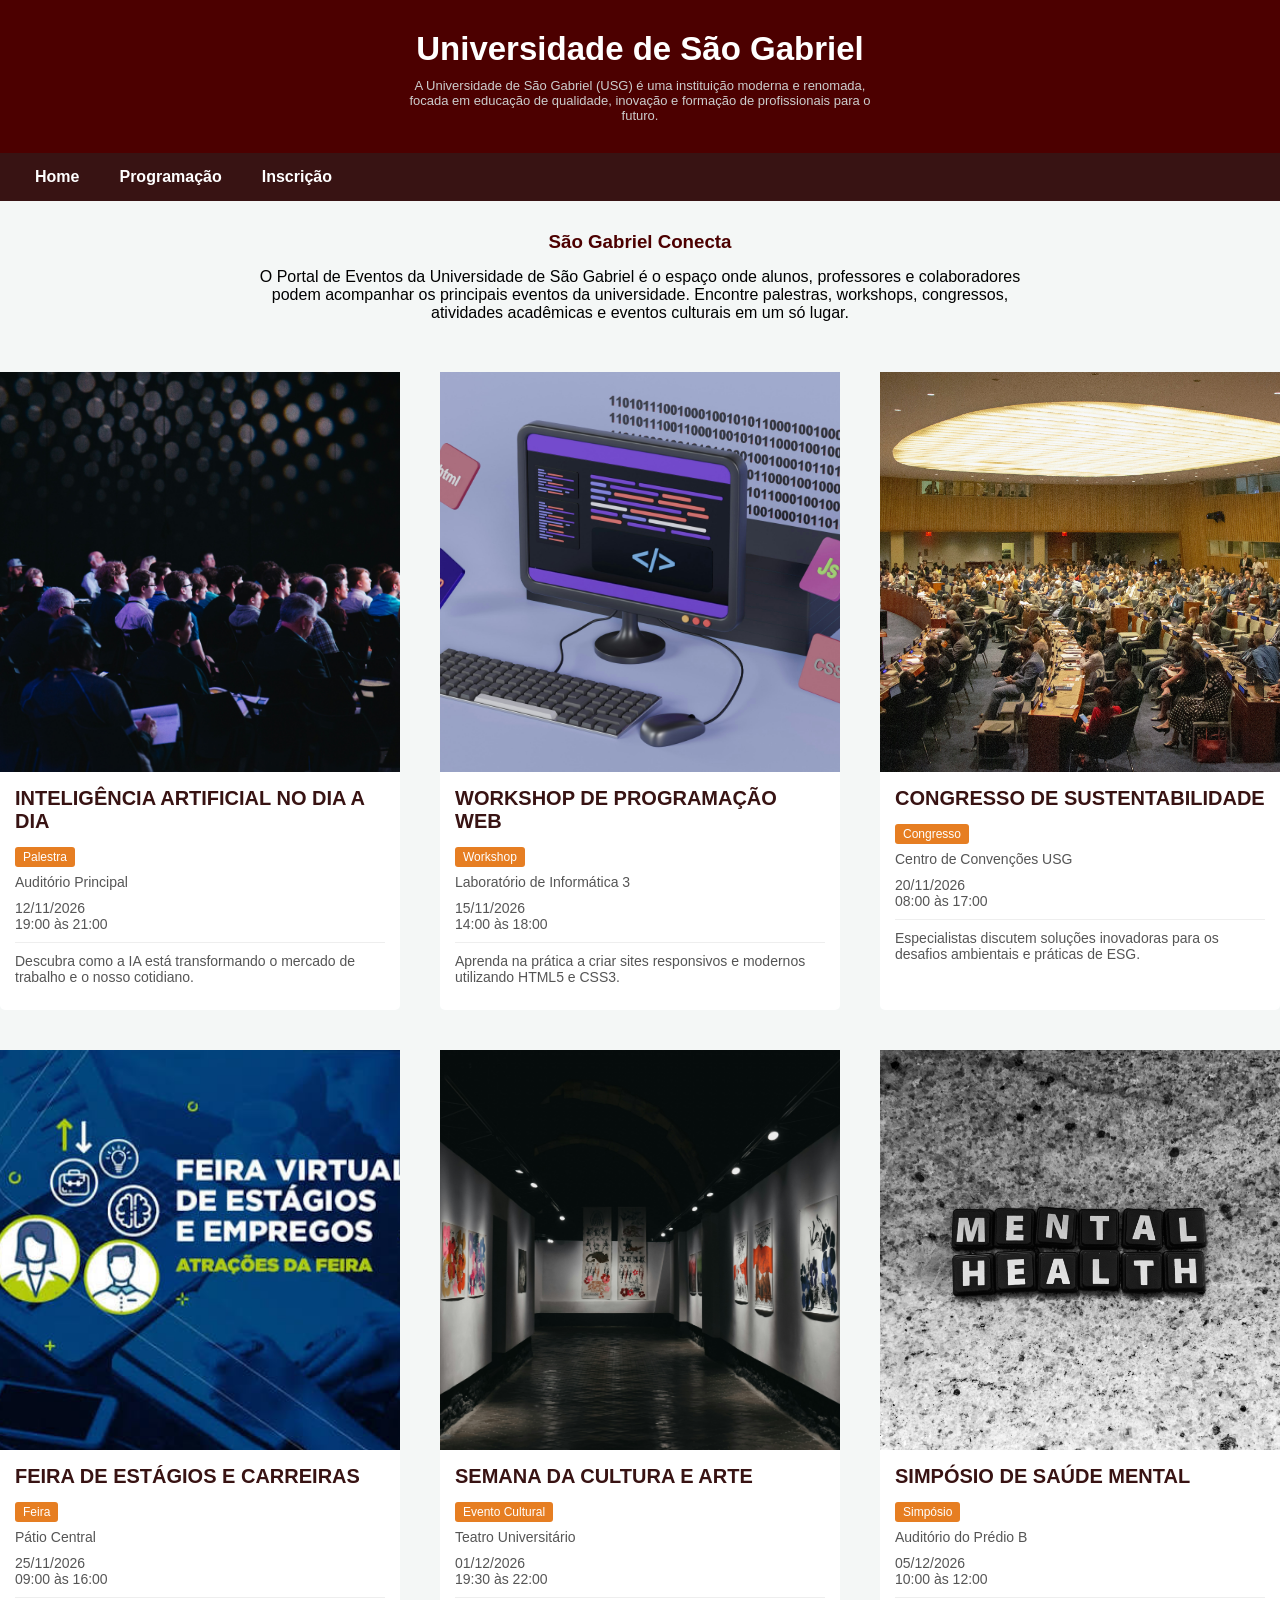
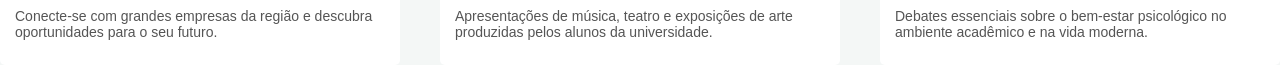
<file: index.html>
<!DOCTYPE html>
<html lang="pt-br">
<head>
    <meta charset="UTF-8">
    <meta name="viewport" content="width=device-width, initial-scale=1.0">
    <title>Home</title>
    <link rel="stylesheet" href="style.css">
</head>
<body>
    <header>
        <div class="texto-header">
            <h1>Universidade de São Gabriel</h1>
            <h2>A Universidade de São Gabriel (USG) é uma instituição moderna e renomada, focada em educação de qualidade, inovação e formação de profissionais para o futuro.</h2>
        </div>

        <nav class="menu">
            <ul>
                <li><a href="index.html">Home</a></li>
                <li><a href="programacao.html">Programação</a></li>
                <li><a href="inscricao.html">Inscrição</a></li>
            </ul>
        </nav>
    </header>
    <main>
        <section class="sobre">
            <h3>São Gabriel Conecta</h3>
            <p>O Portal de Eventos da Universidade de São Gabriel é o espaço onde alunos, professores e colaboradores podem acompanhar os principais eventos da universidade. Encontre palestras, workshops, congressos, atividades acadêmicas e eventos culturais em um só lugar.</p>
        </section>
        <section class="eventos">
            <article class="cartao-evento">
                <div class="imagem1"></div>
                <div class="conteudo-evento">
                    <h4>Inteligência Artificial no Dia a Dia</h4>
                    <p><span>Palestra</span></p>
                    <p class="local">Auditório Principal</p>
                    <p class="tempo">12/11/2026 <br> 19:00 às 21:00</p>
                    <p class="descricao-evento">Descubra como a IA está transformando o mercado de trabalho e o nosso cotidiano.</p>
                </div>
            </article>
            <article class="cartao-evento">
                <div class="imagem2"></div>
                <div class="conteudo-evento">
                    <h4>Workshop de Programação Web</h4>
                    <p><span>Workshop</span></p>
                    <p class="local">Laboratório de Informática 3</p>
                    <p class="tempo">15/11/2026 <br> 14:00 às 18:00</p>
                    <p class="descricao-evento">Aprenda na prática a criar sites responsivos e modernos utilizando HTML5 e CSS3.</p>
                </div>
            </article>
            <article class="cartao-evento">
                <div class="imagem3"></div>
                <div class="conteudo-evento">
                    <h4>Congresso de Sustentabilidade</h4>
                    <p><span>Congresso</span></p>
                    <p class="local">Centro de Convenções USG</p>
                    <p class="tempo">20/11/2026 <br> 08:00 às 17:00</p>
                    <p class="descricao-evento">Especialistas discutem soluções inovadoras para os desafios ambientais e práticas de ESG.</p>
                </div>
            </article>
            <article class="cartao-evento">
                <div class="imagem4"></div>
                <div class="conteudo-evento">
                    <h4>Feira de Estágios e Carreiras</h4>
                    <p><span>Feira</span></p>
                    <p class="local">Pátio Central</p>
                    <p class="tempo">25/11/2026 <br> 09:00 às 16:00</p>
                    <p class="descricao-evento">Conecte-se com grandes empresas da região e descubra oportunidades para o seu futuro.</p>
                </div>
            </article>
            <article class="cartao-evento">
                <div class="imagem5"></div>
                <div class="conteudo-evento">
                    <h4>Semana da Cultura e Arte</h4>
                    <p><span>Evento Cultural</span></p>
                    <p class="local">Teatro Universitário</p>
                    <p class="tempo">01/12/2026 <br> 19:30 às 22:00</p>
                    <p class="descricao-evento">Apresentações de música, teatro e exposições de arte produzidas pelos alunos da universidade.</p>
                </div>
            </article>
            <article class="cartao-evento">
                <div class="imagem6"></div>
                <div class="conteudo-evento">
                    <h4>Simpósio de Saúde Mental</h4>
                    <p><span>Simpósio</span></p>
                    <p class="local">Auditório do Prédio B</p>
                    <p class="tempo">05/12/2026 <br> 10:00 às 12:00</p>
                    <p class="descricao-evento">Debates essenciais sobre o bem-estar psicológico no ambiente acadêmico e na vida moderna.</p>
                </div>
            </article>
        </section>
    </main>
</body>
</html>
</file>
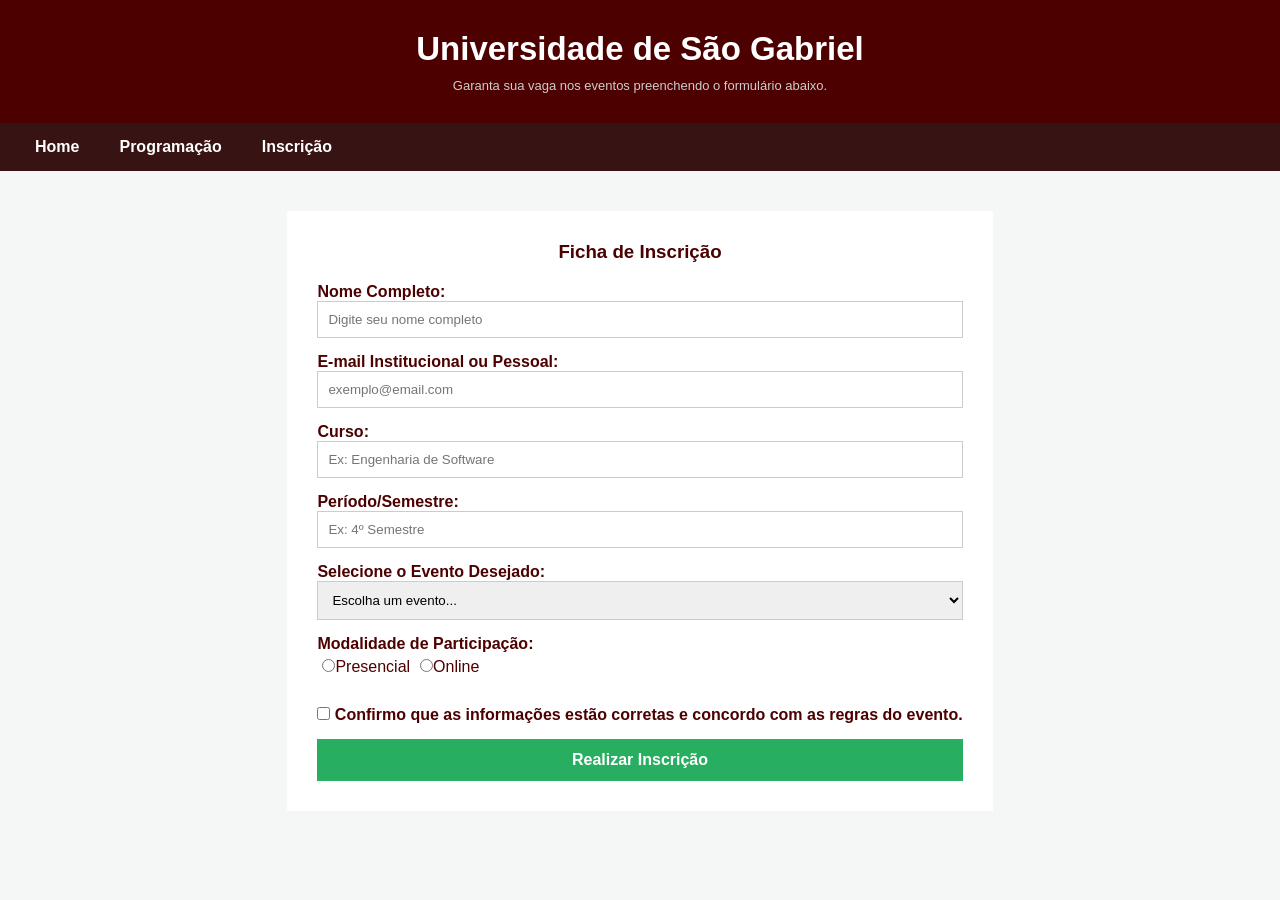
<file: inscricao.html>
<!DOCTYPE html>
<html lang="pt-br">
<head>
    <meta charset="UTF-8">
    <meta name="viewport" content="width=device-width, initial-scale=1.0">
    <title>Inscrição - Eventos USG</title>
    <link rel="stylesheet" href="style.css">
</head>
<body>
    <header>

        <div class="texto-header">
        <h1>Universidade de São Gabriel</h1>
        <h2>Garanta sua vaga nos eventos preenchendo o formulário abaixo.</h2>
        </div>

        <nav class="menu">
            <ul>
                <li><a href="index.html">Home</a></li>
                <li><a href="programacao.html">Programação</a></li>
                <li><a href="inscricao.html">Inscrição</a></li>
            </ul>
        </nav>
    </header>

    <main>
        <section class="formulario-bloco">
            <h3 style="text-align: center; color: #4c0000; margin-bottom: 20px;">Ficha de Inscrição</h3>
            
            <form action="#" method="POST">
                
                <div class="cadastro">
                    <label for="nome">Nome Completo:</label>
                    <input class="caixa-texto" type="text" id="nome" name="nome" placeholder="Digite seu nome completo">
                </div>

                <div class="cadastro">
                    <label for="email">E-mail Institucional ou Pessoal:</label>
                    <input class="caixa-texto" type="email" id="email" name="email" placeholder="exemplo@email.com">
                </div>

                <div class="cadastro">
                    <label for="curso">Curso:</label>
                    <input class="caixa-texto" type="text" id="curso" name="curso" placeholder="Ex: Engenharia de Software">
                </div>

                <div class="cadastro">
                    <label for="periodo">Período/Semestre:</label>
                    <input class="caixa-texto" type="text" id="periodo" name="periodo" placeholder="Ex: 4º Semestre">
                </div>

                <div class="cadastro">
                    <label for="evento">Selecione o Evento Desejado:</label>
                    <select id="evento" name="evento">
                        <option value="">Escolha um evento...</option>
                        <option value="ia">Palestra: IA no Dia a Dia</option>
                        <option value="web">Minicurso: Desenvolvimento Web</option>
                        <option value="saude">Workshop: Saúde Mental</option>
                        <option value="empreendedorismo">Oficina: Empreendedorismo</option>
                        <option value="financas">Palestra: Educação Financeira</option>
                        <option value="robotica">Minicurso: Robótica</option>
                    </select>
                </div>

                <div class="cadastro">
                    <label>Modalidade de Participação:</label>
                    <div class="modalidade-participacao">
                        <label><input type="radio" name="modalidade" value="presencial">Presencial</label>
                        <label><input type="radio" name="modalidade" value="online">Online</label>
                    </div>
                </div>

                <div class="cadastro">
                    <label>
                        <input type="checkbox" name="confirmacao">
                        Confirmo que as informações estão corretas e concordo com as regras do evento.
                    </label>
                </div>

                <button type="submit" class="btn-inscrever">Realizar Inscrição</button>
            </form>
        </section>
    </main>
</body>
</html>
</file>
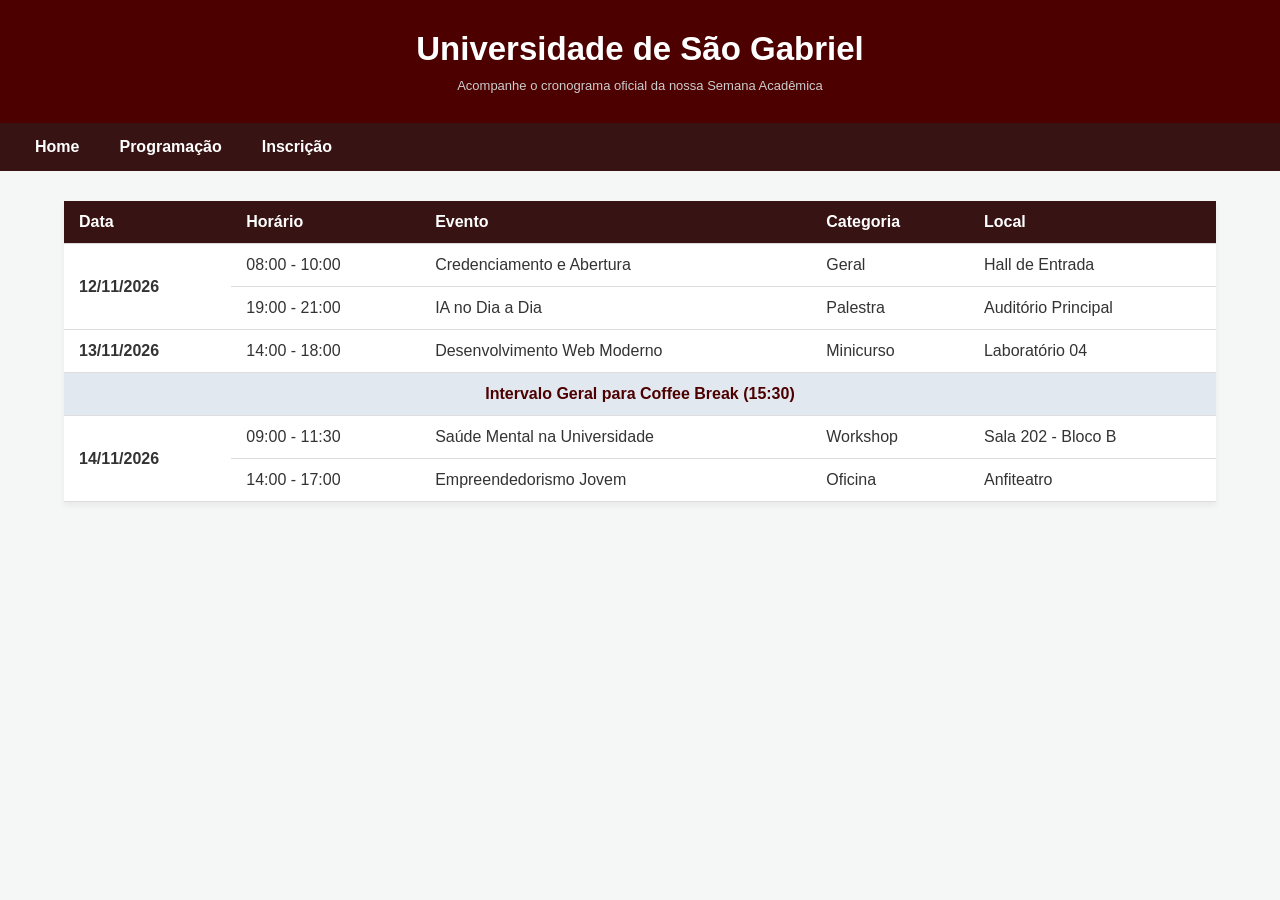
<file: programacao.html>
<!DOCTYPE html>
<html lang="pt-br">
<head>
    <meta charset="UTF-8">
    <meta name="viewport" content="width=device-width, initial-scale=1.0">
    <title>Programação - Eventos USG</title>
    <link rel="stylesheet" href="style.css">
</head>
<body>
    <header>
        
        <div class="texto-header">
            <h1>Universidade de São Gabriel</h1>
            <h2>Acompanhe o cronograma oficial da nossa Semana Acadêmica</h2>
        </div>

        <nav class="menu">
            <ul>
                <li><a href="index.html">Home</a></li>
                <li><a href="programacao.html">Programação</a></li>
                <li><a href="inscricao.html">Inscrição</a></li>
            </ul>
        </nav>
    </header>
    <main>
        <table>
            <thead>
                <tr>
                    <th>Data</th>
                    <th>Horário</th>
                    <th>Evento</th>
                    <th>Categoria</th>
                    <th>Local</th>
                </tr>
            </thead>
            <tbody>
                <tr>
                    <td rowspan="2"><strong>12/11/2026</strong></td>
                    <td>08:00 - 10:00</td>
                    <td>Credenciamento e Abertura</td>
                    <td>Geral</td>
                    <td>Hall de Entrada</td>
                </tr>
                <tr>
                    <td>19:00 - 21:00</td>
                    <td>IA no Dia a Dia</td>
                    <td>Palestra</td>
                    <td>Auditório Principal</td>
                </tr>
                    
                <tr>
                    <td><strong>13/11/2026</strong></td>
                    <td>14:00 - 18:00</td>
                    <td>Desenvolvimento Web Moderno</td>
                    <td>Minicurso</td>
                    <td>Laboratório 04</td>
                </tr>

                <tr>
                    <td colspan="5" class="linha-destaque"> Intervalo Geral para Coffee Break (15:30)</td>
                </tr>

                <tr>
                    <td rowspan="2"><strong>14/11/2026</strong></td>
                    <td>09:00 - 11:30</td>
                    <td>Saúde Mental na Universidade</td>
                    <td>Workshop</td>
                    <td>Sala 202 - Bloco B</td>
                </tr>
                <tr>
                    <td>14:00 - 17:00</td>
                    <td>Empreendedorismo Jovem</td>
                    <td>Oficina</td>
                    <td>Anfiteatro</td>
                </tr>
            </tbody>
        </table>
    </main>
</body>
</html>
</file>
<file: style.css>
/* Reset básico e configurações gerais */
* {
    padding: 0;
    margin: 0;
    box-sizing: border-box;
}

body {
    font-family: 'Verdana', Geneva, Tahoma, sans-serif;
    color: #333333;
    background-color: #f4f7f6;
}

.texto-header {
    display: flex;
    flex-direction: column;
    align-items: center;
    justify-content: center;
    background-color: #4c0000;
    color: white;
    padding: 30px;
    text-align: center;
}

header h1 {
    font-size: 33px;
    margin-bottom: 10px;
}

header h2 {
    font-size: 13px;
    font-weight: normal;
    width: 40%;
    color: rgb(204, 204, 204);
}

.menu ul {
    list-style-type: none;
    display: flex;
    padding: 15px;
    background-color: rgb(56, 19, 19);
}

.menu a {
    text-decoration: none;
    color: white;
    font-weight: bold;
    padding: 10px 20px;
    border-radius: 3px;
}

.menu a:hover {
    background-color: white;
    color: black;
}


main {
    display: flex;
    flex-direction: column;
}

.sobre {
    display: flex;
    flex-direction: column;
    align-items: center;
    margin-bottom: 20px;
    padding: 30px;
}

.sobre h3 {
    color: #4c0000;
    margin-bottom: 15px;
}

.sobre p{
    text-align: center;
    width: 65%;
    color: black;
    font-weight: 535;
}

.eventos {
    display: flex;
    flex-wrap: wrap;
    justify-content: center;
    gap: 40px;
}

.cartao-evento {
    display: flex;
    flex-direction: column;
    background-color: white;
    width: 100%;
    max-width: 400px;
    border-radius: 5px;
}

.imagem1{
    background-image: url('imagens/imagem-palestra-ia.jpg');
    width: 100%;                  
    height: 400px;
    background-repeat: no-repeat;
    background-position: center;
    background-size: cover; 
}

.imagem2{
    background-image: url('imagens/imagem-Workshop\ de\ Programação\ Web.jpg');
    width: 100%;                  
    height: 400px;
    background-repeat: no-repeat;
    background-position: center;
    background-size: cover; 
}

.imagem3{
    background-image: url('imagens/imagem-CongressodeSustentabilidade.jpg');
    width: 100%;                  
    height: 400px;
    background-repeat: no-repeat;
    background-position: center;
    background-size: cover; 
}

.imagem4{
    background-image: url('imagens/imagens-Feira-de-Estágios-Carreiras.png');
    width: 100%;                  
    height: 400px;
    background-repeat: no-repeat;
    background-position: center;
    background-size: cover; 
}

.imagem5{
    background-image: url('imagens/imagem-Semana-Cultura-arte.jpg');
    width: 100%;                  
    height: 400px;
    background-repeat: no-repeat;
    background-position: center;
    background-size: cover; 
}

.imagem6{
    background-image: url('imagens/imagem-Simpósio-Saúde-Mental.jpg');
    width: 100%;                  
    height: 400px;
    background-repeat: no-repeat;
    background-position: center;
    background-size: cover; 
}

.eventos h4 {
    color: rgb(56, 19, 19);
    font-size: 20px;
    width: 100%;
    margin-bottom: 15px;
    text-transform: uppercase;
}

.eventos p{
    font-size: 14px;
    color: #555;
    margin-bottom: 10px;
}

.eventos span{
    background-color: #e67e22;
    color: white;
    font-size: 12px;
    padding: 3px 8px;
    border-radius: 3px;
    margin-bottom: 10px;
}

.conteudo-evento {
    padding: 15px;
    display: flex;
    flex-direction: column;
}

.detalhes-evento {
    font-size: 13px;
    color: #555;
    margin-bottom: 10px;
}

.descricao-evento {
    font-size: 14px;
    margin-top: auto;
    border-top: 1px solid #eee;
    padding-top: 10px;
}


table {
    width: 90%;
    margin: 0 auto;
    margin-top: 30px;
    border-collapse: collapse;
    background: white;
    box-shadow: 0 4px 6px rgba(0,0,0,0.05);
}

th, td {
    padding: 12px 15px;
    text-align: left;
    border-bottom: 1px solid #ddd;
}

th {
    background-color: rgb(56, 19, 19);
    color: white;
}

.linha-destaque {
    background-color: #e2e8f0;
    text-align: center;
    font-weight: bold;
    color: #4c0000;
}


.formulario-bloco {
    background: white;
    padding: 30px;
    margin: 0 auto;
    margin-top: 40px;
}

.cadastro {
    margin-bottom: 15px;
}

.cadastro label {
    margin-bottom: 10px;
    font-weight: bolder;
    color: #4c0000;
}

.caixa-texto,
.cadastro select {
    width: 100%;
    padding: 10px;
    border: 1px solid #ccc;
}

.modalidade-participacao {
    display: flex;
    padding: 5px;
    gap: 10px;
}

.modalidade-participacao label {
    font-weight: normal;
}

.btn-inscrever {
    background-color: #27ae60;
    color: white;
    border: none;
    padding: 12px 20px;
    font-size: 16px;
    width: 100%;
    font-weight: bold;
}

.btn-inscrever:hover {
    background-color: #219653;
}


@media screen and (max-width: 600px) {
    .menu ul {
        flex-direction: column;
        gap: 10px;
        align-items: center;
    }
    
    header h1 {
        font-size: 22px;
    }

    header h2 {
        width: 100%;
    }

    .sobre p{
        width: 100%;
    }
    
    .eventos {
        flex-direction: column;
        align-items: center;
    }

    
    table {
        display: block; 
        overflow: auto;
        width: 100%;
    }

    th, td {
        font-size: 12px; 
        min-width: 110px;
    }
}
</file>
